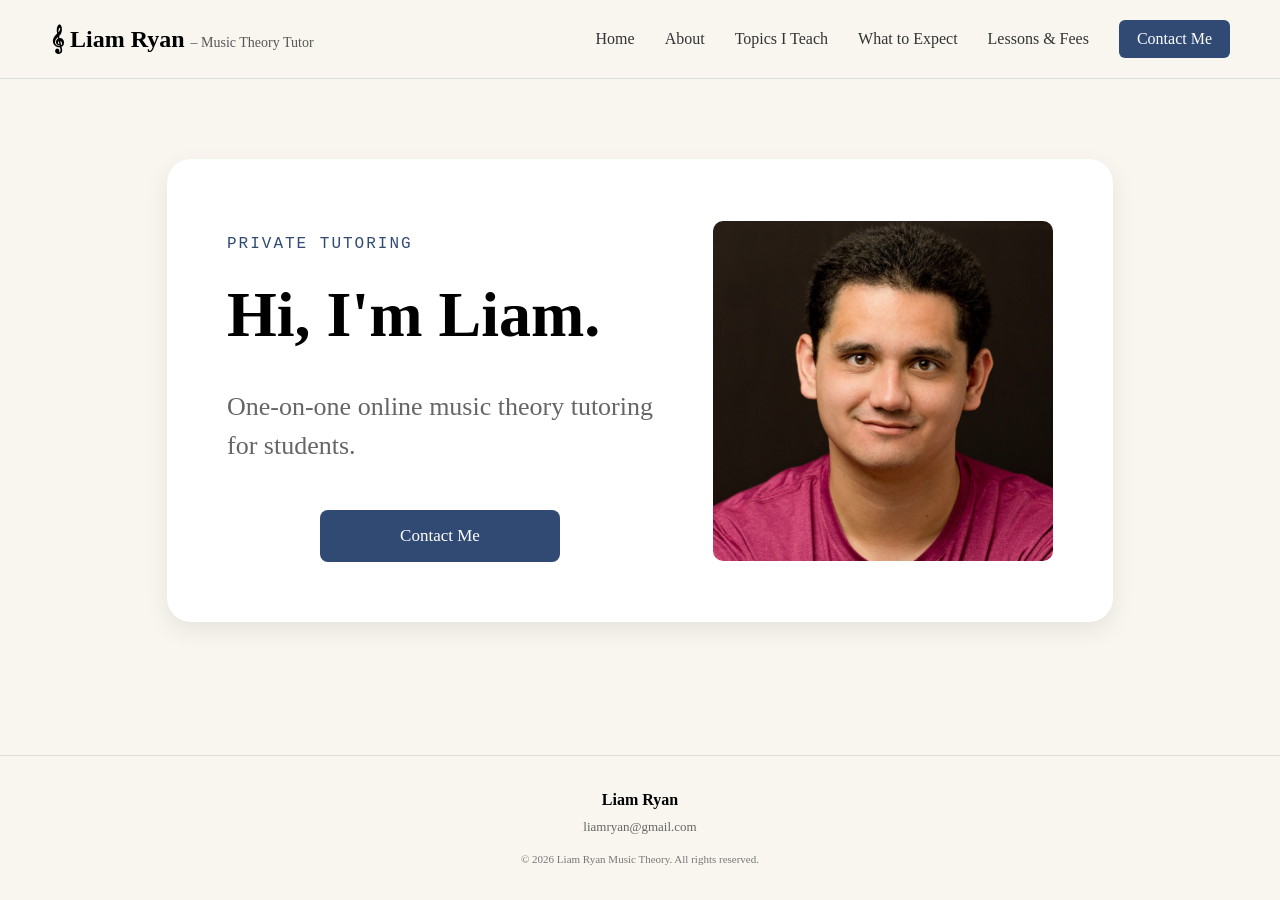
<file: index.html>
<!DOCTYPE html>
<html lang="en">

<head>
    <meta charset="UTF-8">
    <meta name="viewport" content="width=device-width, initial-scale=1.0">

    <title>LiamRyanMusic</title>

    <link rel="icon" type="image/png" href="images/favicon.png">

    <link rel="stylesheet" href="css/vars.css">
    <link rel="stylesheet" href="css/base.css">
    <link rel="stylesheet" href="css/header.css">
    <link rel="stylesheet" href="css/footer.css">
    <link rel="stylesheet" href="css/hero.css">
</head>

<body>

    <div id="header-placeholder"></div>

    <main>

        <section class="hero-section">

            <div class="hero-box">
                <div class="hero-content">
                    <div class="hero-text">
                        <p class="hero-label">PRIVATE TUTORING</p>
                        <h1 class="hero-title">Hi, I'm Liam.</h1>
                        <p class="hero-description">One-on-one online music theory tutoring <br> for students.</p>
                        <div class="hero-buttons">
                            <a href="contact.html" class="book-button">Contact Me</a>
                        </div>
                    </div>
                    <img class="hero-photo" src="images/wineliam.png" alt="Liam Ryan">
                </div>
            </div>

        </section>

    </main>

    <div id="footer-placeholder"></div>

    <script src="js/header.js"></script>
    <script src="js/footer.js"></script>

</body>

</html>
</file>
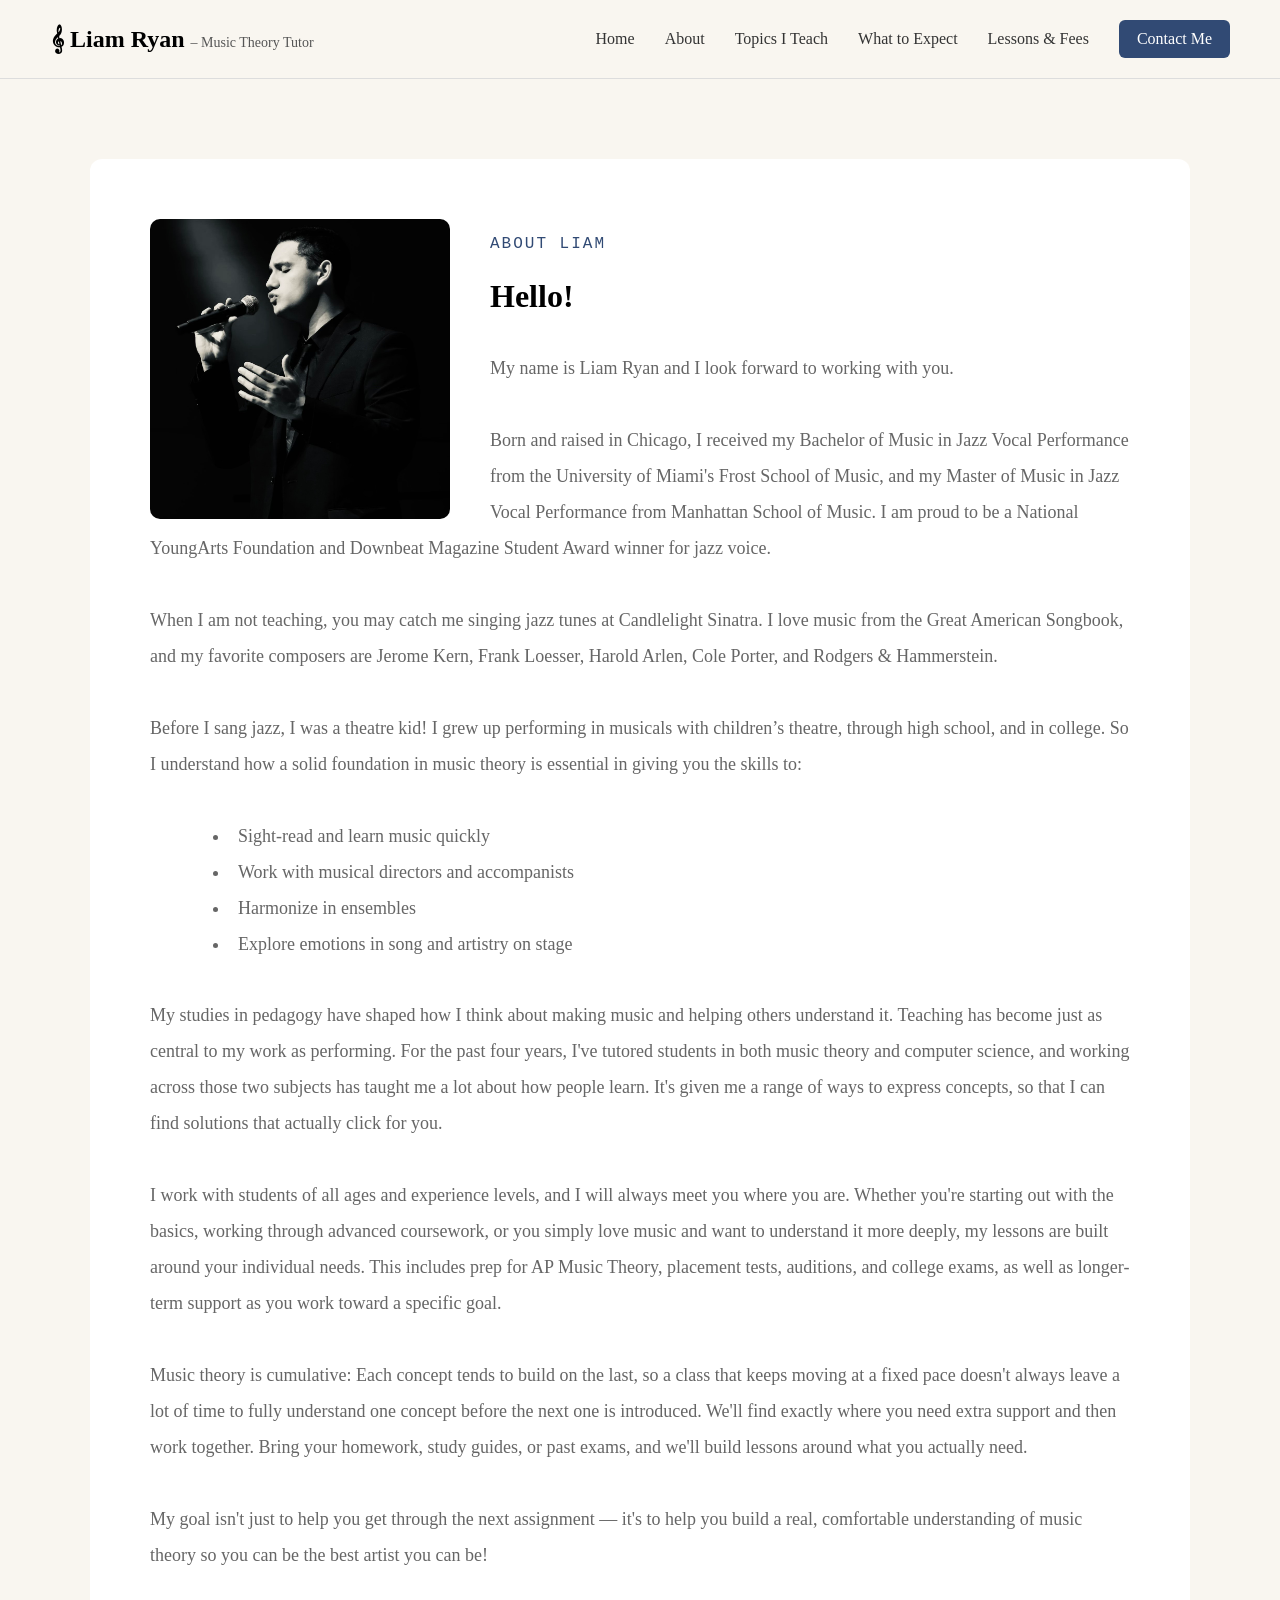
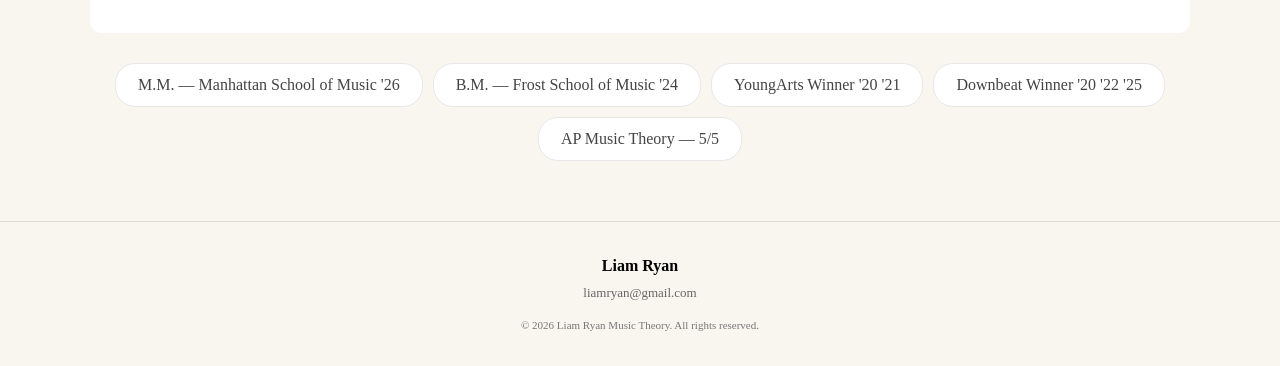
<file: about.html>
<!DOCTYPE html>
<html lang="en">

<head>
    <meta charset="UTF-8">
    <meta name="viewport" content="width=device-width, initial-scale=1.0">

    <title>About | LiamRyanMusic</title>

    <link rel="icon" type="image/png" href="images/favicon.png">

    <link rel="stylesheet" href="css/vars.css">
    <link rel="stylesheet" href="css/base.css">
    <link rel="stylesheet" href="css/header.css">
    <link rel="stylesheet" href="css/footer.css">
    <link rel="stylesheet" href="css/about.css">

</head>

<body>

    <div id="header-placeholder"></div>

    <main>

        <section class="about-section">

            <div class="about-box">

                <img class="about-photo" src="images/liam.jpeg" alt="Liam Ryan">

                <p class="about-label">
                    ABOUT LIAM
                </p>

                <h2 class="about-title">
                    Hello!
                </h2>

                <p class="about-description">
                    My name is Liam Ryan and I look forward to working with you.
                    <br><br>
                    Born and raised in Chicago, I received my Bachelor of Music in Jazz Vocal Performance from the
                    University of Miami's Frost School of Music, and my Master of Music in Jazz Vocal Performance from
                    Manhattan School of Music. I am proud to be a National YoungArts Foundation and Downbeat Magazine
                    Student Award winner for jazz voice.
                    <br><br>
                    When I am not teaching, you may catch me singing jazz tunes at Candlelight Sinatra. I love music
                    from the Great American Songbook, and my favorite composers are Jerome Kern, Frank Loesser, Harold
                    Arlen, Cole Porter, and Rodgers & Hammerstein.
                    <br><br>

                    Before I sang jazz, I was a theatre kid! I grew up performing in musicals with children’s theatre,
                    through high school, and in college. So I understand how a solid foundation in music theory is
                    essential in giving you the skills to:
                    <br><br>

                </p>

                <ul class="about-bullets">
                    <li>Sight-read and learn music quickly</li>
                    <li>Work with musical directors and accompanists</li>
                    <li>Harmonize in ensembles</li>
                    <li>Explore emotions in song and artistry on stage</li>
                </ul>

                <p class="about-description">

                    My studies in pedagogy have shaped how I think about making music and helping others understand it.
                    Teaching has become just as central to my work as performing. For the past four years, I've tutored
                    students in both music theory and computer science, and working across those two subjects has taught
                    me a lot about how people learn. It's given me a range of ways to express concepts, so that I can
                    find solutions that actually click for you.
                    <br><br>
                    I work with students of all ages and experience levels, and I will always meet you where you are.
                    Whether you're starting out with the basics, working through advanced coursework, or you simply love
                    music and want to understand it more deeply, my lessons are built around your individual needs. This
                    includes prep for AP Music Theory, placement tests, auditions, and college exams, as well as
                    longer-term support as you work toward a specific goal.
                    <br><br>
                    Music theory is cumulative: Each concept tends to build on the last, so a class that keeps moving at
                    a fixed pace doesn't always leave a lot of time to fully understand one concept before the next one
                    is introduced. We'll find exactly where you need extra support and then work together. Bring your
                    homework, study guides, or past exams, and we'll build lessons around what you actually need.
                    <br><br>
                    My goal isn't just to help you get through the next assignment — it's to help you build a real,
                    comfortable understanding of music theory so you can be the best artist you can be!

                </p>

            </div>

            <div class="about-qualifications">

                <div class="qualification">M.M. — Manhattan School of Music '26</div>

                <div class="qualification">B.M. — Frost School of Music '24</div>

                <div class="qualification">YoungArts Winner '20 '21</div>

                <div class="qualification">Downbeat Winner '20 '22 '25</div>

                <div class="qualification">AP Music Theory — 5/5 </div>

            </div>

        </section>

    </main>

    <div id="footer-placeholder"></div>

    <script src="js/header.js"></script>
    <script src="js/footer.js"></script>

</body>

</html>
</file>
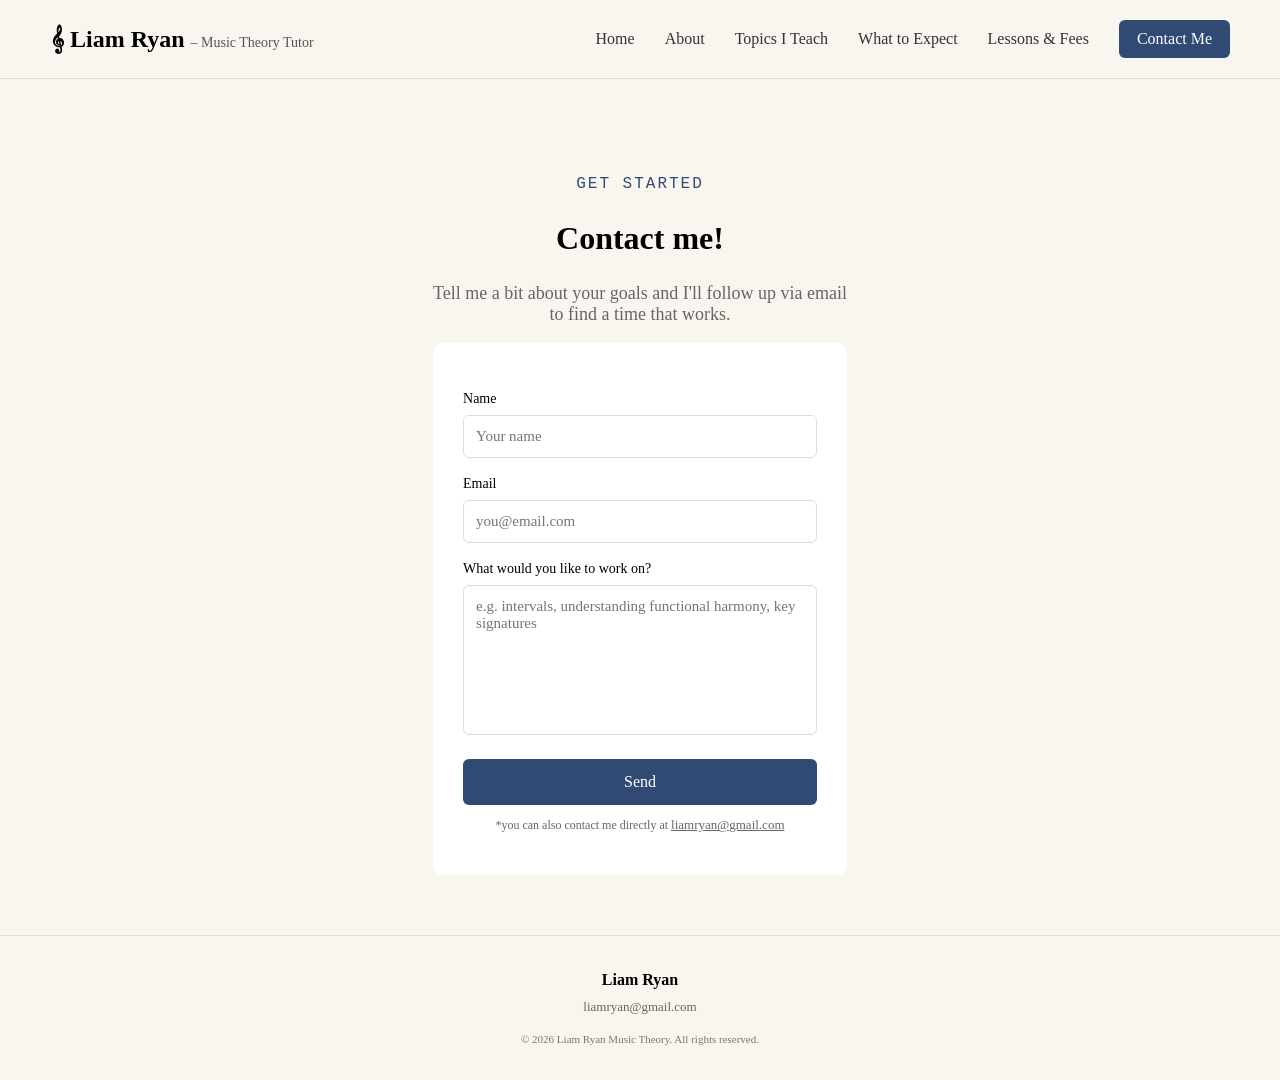
<file: contact.html>
<!DOCTYPE html>
<html lang="en">

<head>
    <meta charset="UTF-8">
    <meta name="viewport" content="width=device-width, initial-scale=1.0">

    <title>Contact Me | LiamRyanMusic</title>

    <link rel="icon" type="image/png" href="images/favicon.png">

    <link rel="stylesheet" href="css/vars.css">
    <link rel="stylesheet" href="css/base.css">
    <link rel="stylesheet" href="css/header.css">
    <link rel="stylesheet" href="css/footer.css">
    <link rel="stylesheet" href="css/booking.css">
</head>

<body>

    <div id="header-placeholder"></div>

    <main>

        <section class="booking-section">

            <p class="booking-label">GET STARTED</p>

            <h1 class="booking-title">Contact me!</h1>

            <p class="booking-description">
                Tell me a bit about your goals and I'll follow up via email <br> to find a time that works.
            </p>

            <div class="contact-box">

                <form id="contact-form" action="https://formspree.io/f/xzepqyrr" method="POST">

                    <input type="hidden" name="subject" value="New intro call request">

                    <label for="name">Name</label>

                    <input type="text" id="name" name="name" placeholder="Your name">

                    <label for="email">Email</label>

                    <input type="email" id="email" name="email" placeholder="you@email.com">

                    <label for="message">
                        What would you like to work on?
                    </label>

                    <textarea id="message" name="message"
                        placeholder="e.g. intervals, understanding functional harmony, key signatures"></textarea>

                    <button type="submit" class="request-button">
                        Send
                    </button>

                    <p class="contact-note">*you can also contact me directly at 
                        <a class="footer-email"
                            href="mailto:liamryan@gmail.com">
                            <u>liamryan@gmail.com</u>
                        </a>
                    </p>

                </form>


                <div id="form-success" class="form-success">

                    <h2>Thanks!</h2>

                    <p>
                        Your message has been sent. I'll get back to you soon.
                    </p>

                </div>

            </div>

        </section>

    </main>

    <div id="footer-placeholder"></div>

    <script src="js/header.js"></script>
    <script src="js/footer.js"></script>

</body>

</html>
</file>
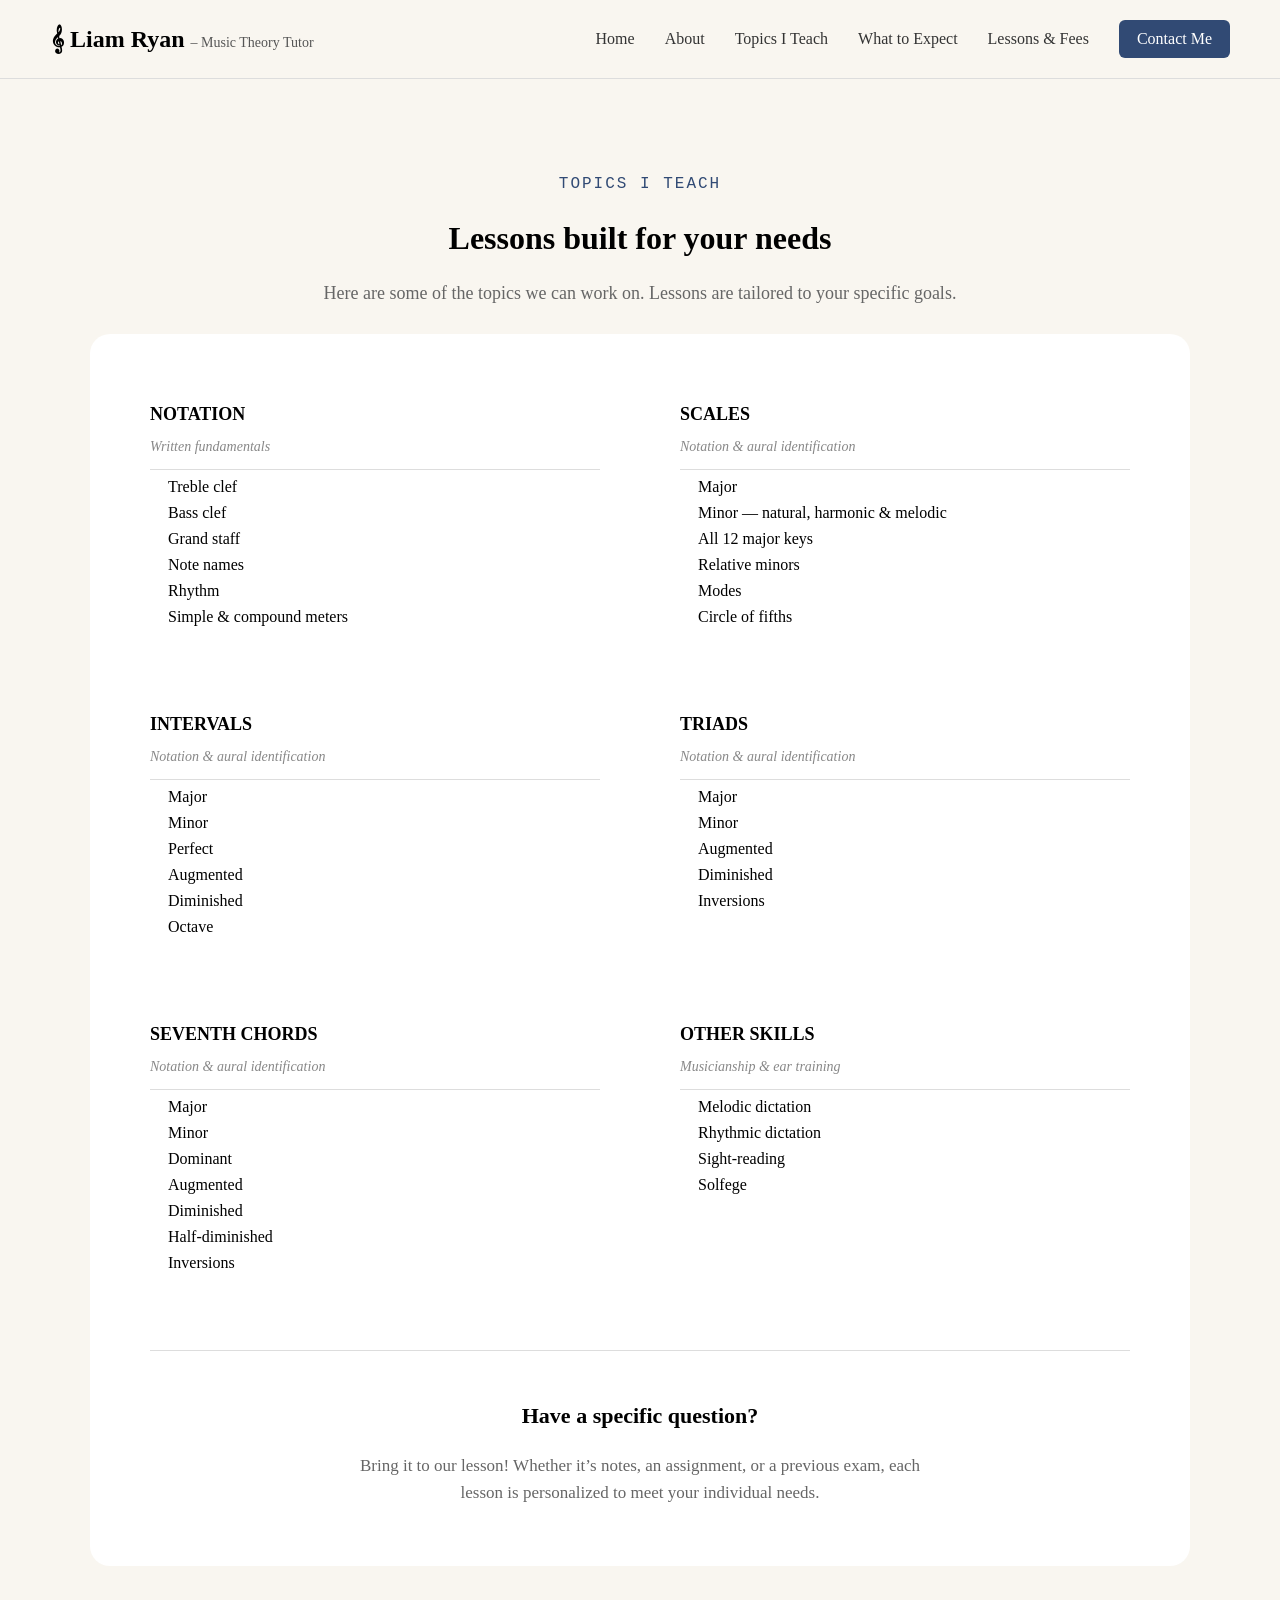
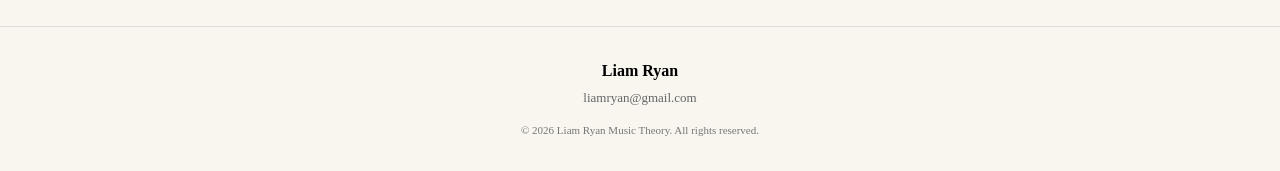
<file: lessons.html>
<!DOCTYPE html>
<html lang="en">

<head>
    <meta charset="UTF-8">
    <meta name="viewport" content="width=device-width, initial-scale=1.0">

    <title>Lessons | LiamRyanMusic</title>

    <link rel="icon" type="image/png" href="images/favicon.png">

    <link rel="stylesheet" href="css/vars.css">
    <link rel="stylesheet" href="css/base.css">
    <link rel="stylesheet" href="css/header.css">
    <link rel="stylesheet" href="css/footer.css">
    <link rel="stylesheet" href="css/teaching.css">
</head>

<body>

    <div id="header-placeholder"></div>

    <main>

        <section class="teaching-section">

            <p class="teaching-label">TOPICS I TEACH</p>

            <h1 class="teaching-title">Lessons built for your needs</h1>

            <p class="teaching-description">
                Here are some of the topics we can work on. Lessons are tailored to your specific goals.
            </p>

            <div class="teaching-box">

                <div class="teaching-grid">
                    <div class="teaching-topic">
                        <div class="topic-heading">
                            <h3>NOTATION</h3>
                        </div>
                        <p class="topic-subheading">
                            Written fundamentals
                        </p>
                        <div class="topic-divider"></div>
                        <div class="topic-list">
                            <p>Treble clef</p>
                            <p>Bass clef</p>
                            <p>Grand staff</p>
                            <p>Note names</p>
                            <p>Rhythm</p>
                            <p>Simple & compound meters</p>
                        </div>
                    </div>

                    <div class="teaching-topic">
                        <div class="topic-heading">
                            <h3>SCALES</h3>
                        </div>
                        <p class="topic-subheading">
                            Notation & aural identification
                        </p>
                        <div class="topic-divider"></div>
                        <div class="topic-list">
                            <p>Major</p>
                            <p>Minor — natural, harmonic & melodic</p>
                            <p>All 12 major keys</p>
                            <p>Relative minors</p>
                            <p>Modes</p>
                            <p>Circle of fifths</p>
                        </div>
                    </div>

                    <div class="teaching-topic">
                        <div class="topic-heading">
                            <h3>INTERVALS</h3>
                        </div>
                        <p class="topic-subheading">
                            Notation & aural identification
                        </p>
                        <div class="topic-divider"></div>
                        <div class="topic-list">
                            <p>Major</p>
                            <p>Minor</p>
                            <p>Perfect</p>
                            <p>Augmented</p>
                            <p>Diminished</p>
                            <p>Octave</p>
                        </div>
                    </div>

                    <div class="teaching-topic">
                        <div class="topic-heading">
                            <h3>TRIADS</h3>
                        </div>
                        <p class="topic-subheading">
                            Notation & aural identification
                        </p>
                        <div class="topic-divider"></div>
                        <div class="topic-list">
                            <p>Major</p>
                            <p>Minor</p>
                            <p>Augmented</p>
                            <p>Diminished</p>
                            <p>Inversions</p>
                        </div>
                    </div>

                    <div class="teaching-topic">
                        <div class="topic-heading">
                            <h3>SEVENTH CHORDS</h3>
                        </div>
                        <p class="topic-subheading">
                            Notation & aural identification
                        </p>
                        <div class="topic-divider"></div>
                        <div class="topic-list">
                            <p>Major</p>
                            <p>Minor</p>
                            <p>Dominant</p>
                            <p>Augmented</p>
                            <p>Diminished</p>
                            <p>Half-diminished</p>
                            <p>Inversions</p>
                        </div>
                    </div>

                    <div class="teaching-topic">
                        <div class="topic-heading">
                            <h3>OTHER SKILLS</h3>
                        </div>
                        <p class="topic-subheading">
                            Musicianship & ear training
                        </p>
                        <div class="topic-divider"></div>
                        <div class="topic-list">
                            <p>Melodic dictation</p>
                            <p>Rhythmic dictation</p>
                            <p>Sight-reading</p>
                            <p>Solfege</p>
                        </div>
                    </div>
                </div>

                <div class="teaching-footer">

                    <div class="teaching-footer-divider"></div>

                    <h2>
                        Have a specific question?
                    </h2>

                    <p>
                        Bring it to our lesson! Whether it’s notes, an assignment, or a previous exam, each lesson
                        is personalized to meet your individual needs.
                    </p>

                </div>

            </div>

        </section>

    </main>

    <div id="footer-placeholder"></div>

    <script src="js/header.js"></script>
    <script src="js/footer.js"></script>

</body>

</html>
</file>
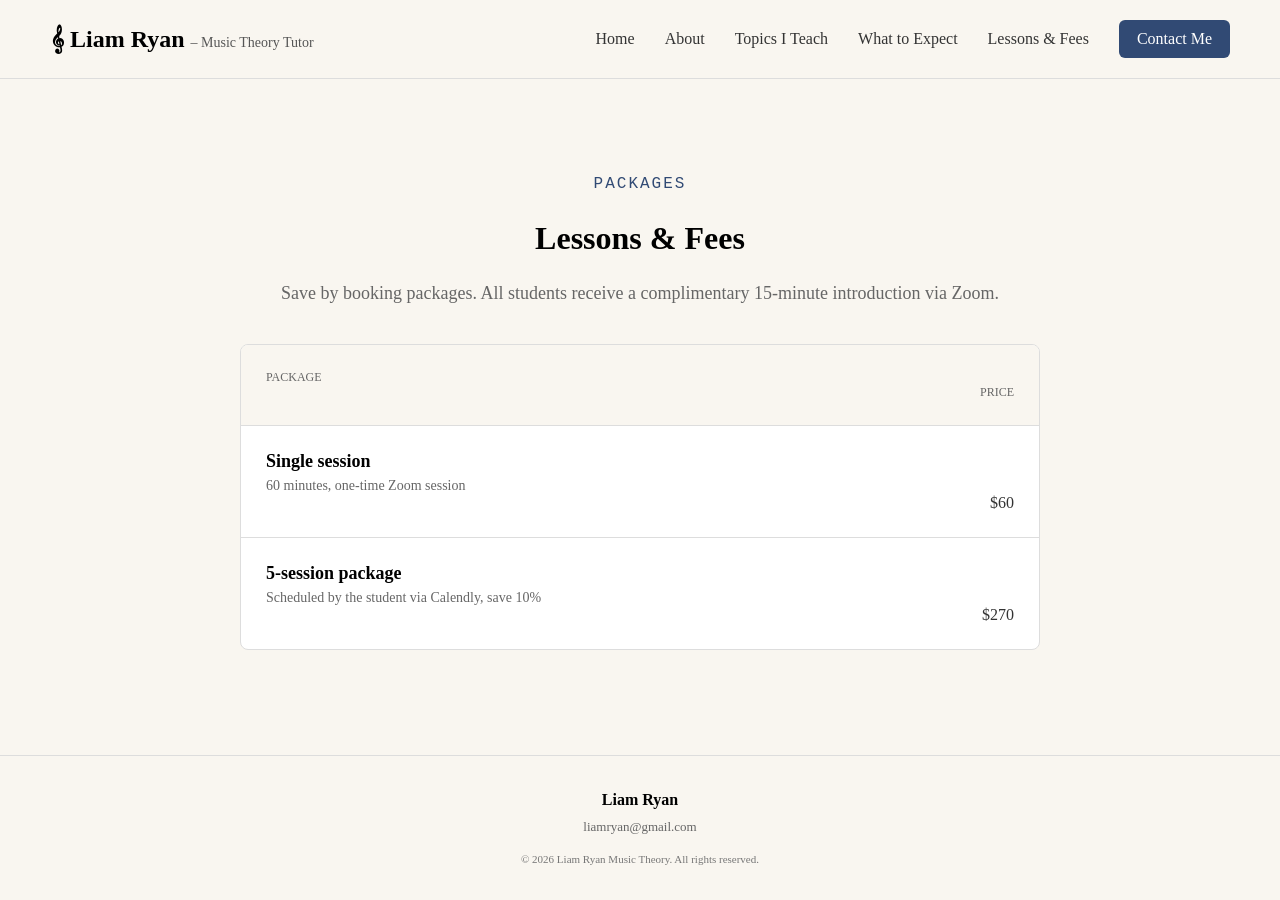
<file: pricing.html>
<!DOCTYPE html>
<html lang="en">

<head>
    <meta charset="UTF-8">
    <meta name="viewport" content="width=device-width, initial-scale=1.0">

    <title>Pricing | LiamRyanMusic</title>

    <link rel="icon" type="image/png" href="images/favicon.png">

    <link rel="stylesheet" href="css/vars.css">
    <link rel="stylesheet" href="css/base.css">
    <link rel="stylesheet" href="css/header.css">
    <link rel="stylesheet" href="css/footer.css">
    <link rel="stylesheet" href="css/packages.css">
</head>

<body>

    <div id="header-placeholder"></div>

    <main>

        <section class="pricing-section">

            <p class="pricing-label">PACKAGES</p>

            <h1 class="pricing-title">Lessons & Fees</h1>

            <p class="pricing-description">
                Save by booking packages. All students receive a complimentary 15-minute introduction via Zoom.
            </p>

            <div class="package-list">

                <div class="package template-package">

                    <div class="template-package-name">
                        PACKAGE
                    </div>

                    <div class="template-package-price">
                        PRICE
                    </div>

                </div>

                <div class="package">
                    <div class="package-info">
                        <h2>Single session</h2>
                        <p>60 minutes, one-time Zoom session</p>
                    </div>

                    <div class="package-price">
                        $60
                    </div>
                </div>

                <div class="package">
                    <div class="package-info">
                        <h2>5-session package</h2>
                        <p>Scheduled by the student via Calendly, save 10%</p>
                    </div>

                    <div class="package-price">
                        $270
                    </div>
                </div>

            </div>

        </section>

    </main>

    <div id="footer-placeholder"></div>

    <script src="js/header.js"></script>
    <script src="js/footer.js"></script>

</body>

</html>
</file>
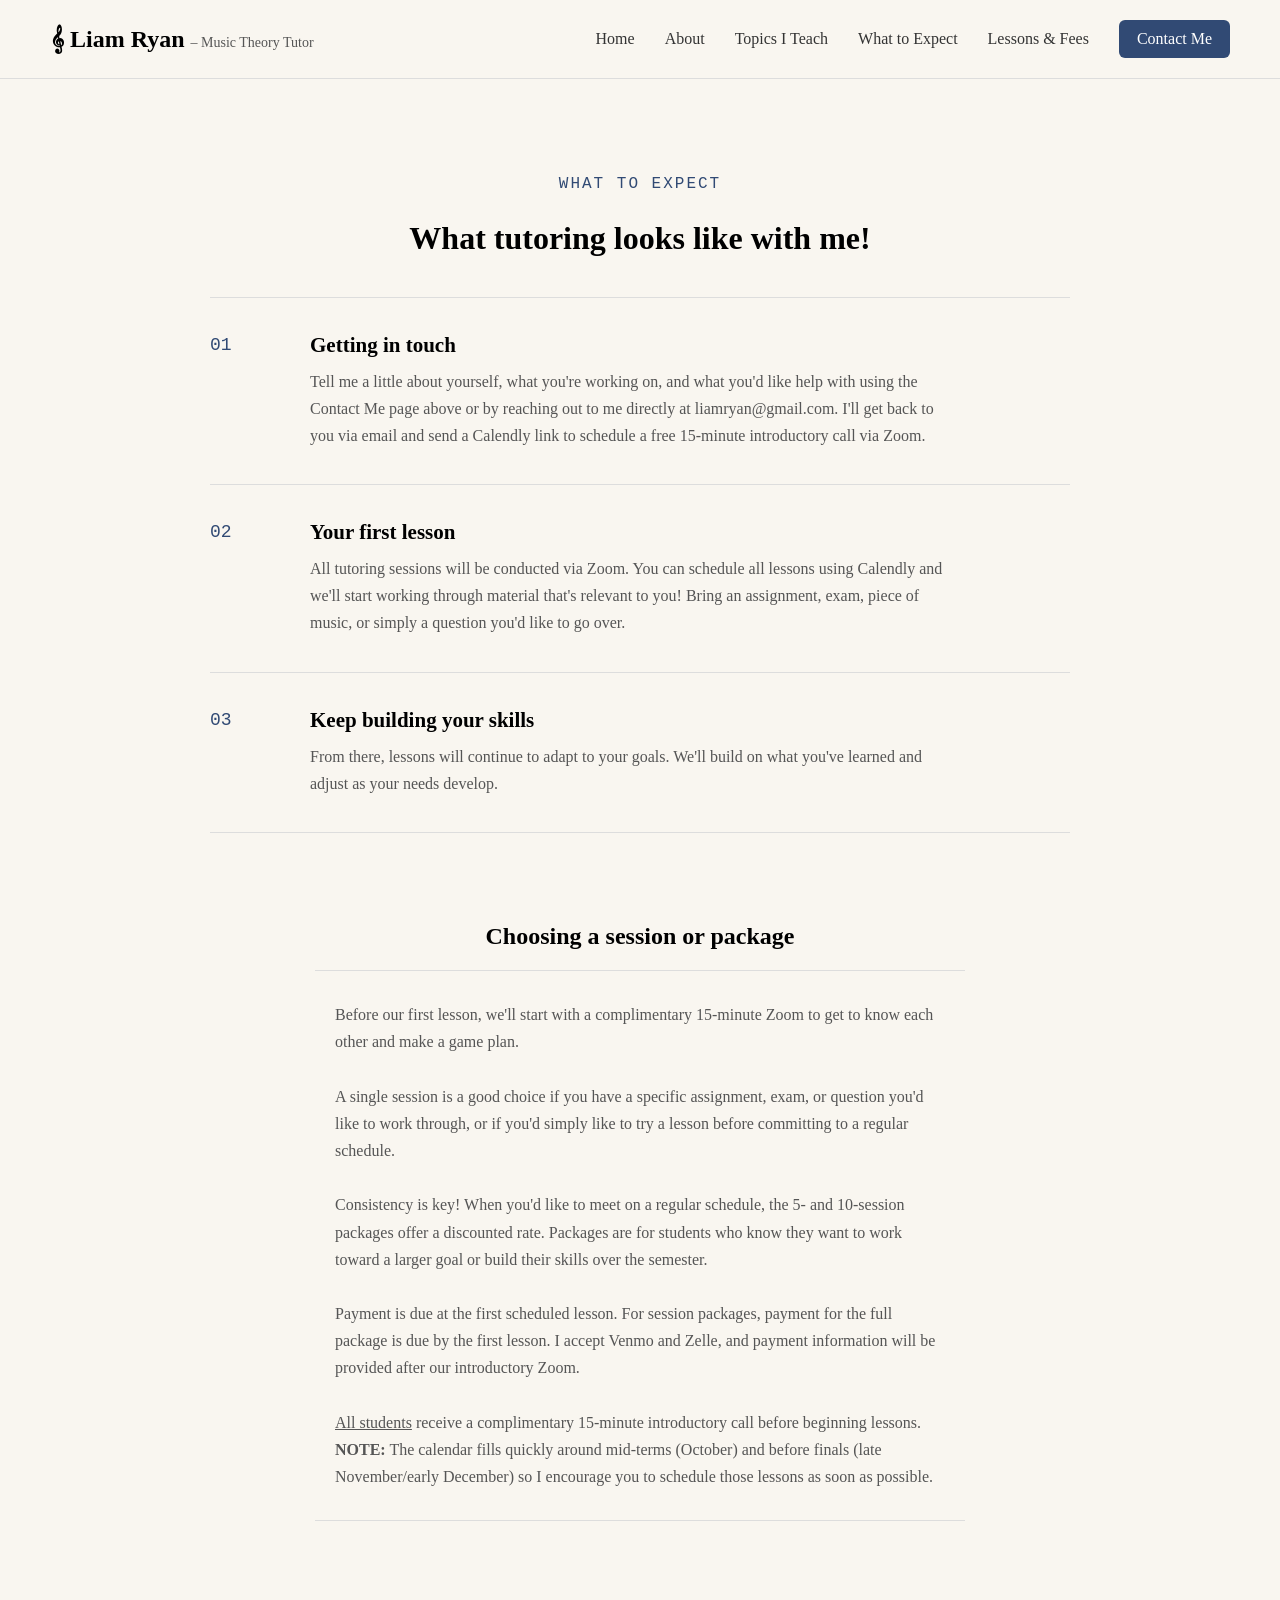
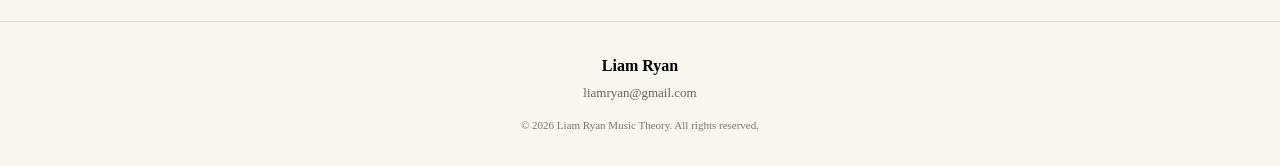
<file: process.html>
<!DOCTYPE html>
<html lang="en">

<head>
    <meta charset="UTF-8">
    <meta name="viewport" content="width=device-width, initial-scale=1.0">

    <title>Contact Me | LiamRyanMusic</title>

    <link rel="icon" type="image/png" href="images/favicon.png">

    <link rel="stylesheet" href="css/vars.css">
    <link rel="stylesheet" href="css/base.css">
    <link rel="stylesheet" href="css/header.css">
    <link rel="stylesheet" href="css/footer.css">
    <link rel="stylesheet" href="css/process.css">
</head>

<body>

    <div id="header-placeholder"></div>

    <main>

        <section class="process-section">

            <p class="process-label">WHAT TO EXPECT</p>

            <h1 class="process-title">What tutoring looks like with me!</h1>

            <div class="process-list">

                <div class="process-step">

                    <div class="process-number">
                        01
                    </div>

                    <div class="process-content">

                        <h3>
                            Getting in touch
                        </h3>

                        <p>
                            Tell me a little about yourself, what you're working on,
                            and what you'd like help with using the Contact Me page above or by
                            reaching out to me directly at liamryan@gmail.com. I'll
                            get back to you via email and send a Calendly link to 
                            schedule a free 15-minute introductory call via Zoom.
                        </p>

                    </div>

                </div>

                <div class="process-step">

                    <div class="process-number">
                        02
                    </div>

                    <div class="process-content">

                        <h3>
                            Your first lesson
                        </h3>

                        <p>
                            All tutoring sessions will be conducted via Zoom. You can schedule all lessons using Calendly and we'll start working
                            through material that's relevant to you! Bring an assignment, 
                            exam, piece of music, or simply a question you'd like to go
                            over.
                        </p>

                    </div>

                </div>


                <div class="process-step">

                    <div class="process-number">
                        03
                    </div>

                    <div class="process-content">

                        <h3>
                            Keep building your skills
                        </h3>

                        <p>
                            From there, lessons will continue to adapt to your goals.
                            We'll build on what you've learned and adjust as your
                            needs develop.
                        </p>

                    </div>

                </div>

            </div>

        </section>

        <div class="pricing-information">

            <h2>
                Choosing a session or package
            </h2>

            <p>
                Before our first lesson, we'll start with a complimentary 15-minute Zoom to get to know each other and make a game plan.
                <br><br>
                A single session is a good choice if you have a specific
                assignment, exam, or question you'd like to work through,
                or if you'd simply like to try a lesson before committing
                to a regular schedule.

                <br><br>

                Consistency is key! When you'd like to meet on a regular schedule, 
                the 5- and 10-session packages offer a discounted rate.
                Packages are for students who know they want to work
                toward a larger goal or build their skills
                over the semester. 

                <br><br>

                Payment is due at the first scheduled lesson. For session packages, payment for the full package is due
                by the first lesson. I accept Venmo and Zelle, and payment information will be provided after our introductory Zoom.

                <br><br>

                <u>All students</u> receive a complimentary 15-minute introductory call
                before beginning lessons. <b>NOTE:</b> The calendar fills quickly around mid-terms (October) and before finals (late November/early December) so I encourage you to schedule those lessons as soon as possible. 

            </p>

        </div>

    </main>

    <div id="footer-placeholder"></div>

    <script src="js/header.js"></script>
    <script src="js/footer.js"></script>

</body>

</html>
</file>
<file: css/vars.css>
:root {
    /* COLORS */
    --color-background: #f9f6f0;
    --color-primary: #314A74;

    --color-title: black;
    --color-desc: #666666;
    
    --color-box: white;
}
</file>
<file: css/base.css>
* {
    box-sizing: border-box;
}

body {
    background-color: var(--color-background);
    margin: 0;
    font-family: Georgia, serif;

    min-height: 100vh;
    display: flex;
    flex-direction: column;
}

main {
    display: flex;
    flex-direction: column;
    align-items: center;
    margin-top: 80px;
    flex: 1;
}

.page {
    max-width: 1400px;
    margin: 0 auto;
    padding: 24px 48px;
}

hr {
    width: 100%;
    border: none;
    height: 1px;
    background-color: #ddd;
    margin: 80px 0;
}
</file>
<file: css/header.css>
header {
    display: flex;
    align-items: center;
    justify-content: space-between;

    padding: 20px 50px;
    border-bottom: 1px solid #ddd;
}

.logo {
    text-decoration: none;
    color: inherit;
}

.name {
    font-size: 24px;
    font-weight: bold;
}

.subtitle {
    font-size: 14px;
    color: #555555;
    margin-left: 2px;
    white-space: nowrap;
}

.navigation {
    display: flex;
    align-items: center;
    gap: 30px;
}

.navigation a {
    text-decoration: none;
    color: #333;
    font-size: 16px;
}

.navigation a:hover {
    color: #314A74;
}

.navigation .nav-button {
    background-color: #314A74;
    color: white;

    padding: 10px 18px;
    border-radius: 6px;
}

.navigation .nav-button:hover {
    background-color: #3d5a8c;
    color: white;
}

.navigation a.active {
    text-decoration: underline;
    text-decoration-color: var(--color-primary);
    text-decoration-thickness: 2px;
    text-underline-offset: 5px;
}

.hamburger {
    display: none;
    background: none;
    border: none;
    font-size: 28px;
    cursor: pointer;
}

.close-menu {
    display: none;
}

@media (max-width: 1100px) {

    header {
        position: relative;
    }

    .navigation {
        display: none;
        position: absolute;
        top: 100%;
        right: 4px;

        flex-direction: column;
        align-items: stretch;
        gap: 0;

        width: 200px;

        background-color: white;
        border: 1px solid #ddd;
        border-radius: 8px;
        box-shadow: 0 4px 12px rgba(0, 0, 0, 0.08);

        padding: 8px 0;
    }

    .navigation.open {
        display: flex;
    }

    .navigation a {
        padding: 12px 18px;
    }

    .navigation .nav-button {
        margin: 4px 8px;
        text-align: center;
    }

    .hamburger {
        display: block;
    }

    .close-menu {
        display: block;
        position: absolute;
        top: 4px;
        right: 8px;

        background: none;
        border: none;
        font-size: 24px;
        line-height: 1;
        padding: 4px 8px;
        color: #333;
        cursor: pointer;

        z-index: 10;
    }

    .close-menu:hover {
        color: #314A74;
    }
}
</file>
<file: css/footer.css>
footer {
    width: 100%;
    padding: 35px 20px;
    margin-top: 60px;
    border-top: 1px solid #ddd;
}

.footer-content {
    display: flex;
    flex-direction: column;

    align-items: center;
    text-align: center;
}

.footer-name {
    margin: 0 0 10px 0;

    font-size: 16px;
    font-weight: bold;
}

.footer-email {
    color: var(--color-desc);
    text-decoration: none;

    font-size: 13px;

    margin-bottom: 18px;
}

.footer-email:hover {
    color: var(--color-primary);
}

.footer-copyright {
    margin: 0;

    font-size: 11px;
    color: #777;
}
</file>
<file: css/hero.css>
.hero-box {
    background-color: white;
    width: 100%;
    max-width: 1100px;
    border-radius: 24px;
    padding: 60px;
    box-shadow: 0px 8px 25px rgba(0, 0, 0, 0.08);
}

.hero-content {
    display: flex;
    align-items: center;
    gap: 60px;
}

.hero-text {
    flex: 1;
    text-align: left;
}

.hero-photo {
    width: 340px;
    max-width: 100%;
    height: auto;
    object-fit: cover;
    border-radius: 10px;
}

.hero-label {
    font-family: "Courier New", monospace;
    font-size: 16px;
    color: var(--color-primary);
    letter-spacing: 2px;
    margin-bottom: 25px;
}

.hero-title {
    font-size: 64px;
    font-weight: bold;
    margin: 0;
}

.hero-description {
    font-size: 26px;
    color: var(--color-desc);
    line-height: 1.5;
    max-width: 550px;
    margin: 35px 0 0 0;
}

.hero-buttons {
    display: flex;
    justify-content: center;
    gap: 4px;
    margin-top: 45px;
}

.book-button,
.lessons-button {
    width: 240px;
    padding: 16px 30px;
    font-size: 17px;
    border: none;
    border-radius: 8px;
    cursor: pointer;
    transition: background-color 0.2s ease;

    display: inline-block;
    text-decoration: none;
    text-align: center;
}

.book-button {
    background-color: var(--color-primary);
    color: white;
    font-weight: 500;
}

.book-button:hover {
    background-color: #3d5a8c;
}

.lessons-button {
    background-color: #e6e6e6;
    color: #333;
    font-weight: 500;
}

.lessons-button:hover {
    background-color: #d8d8d8;
}

@media (max-width: 1100px) {

    .hero-content {
        flex-direction: column;
    }

    .hero-box {
        padding: 40px;
        border-radius: 20px;
    }

     .hero-buttons {
        flex-direction: column;
        align-items: center;
        gap: 8px;
    }

    .hero-label {
        text-align: center;
    }

    .hero-title {
        text-align: center;
    }

    .hero-description {
        text-align: center;
    }

}
</file>
<file: css/about.css>
.about-section {
    width: 100%;
    max-width: 1100px;
    margin: 0 auto;
}

.about-box {
    width: 100%;
    background-color: white;
    border-radius: 12px;
    padding: 60px;
}

.about-photo {
    width: 300px;
    height: 300px;
    object-fit: cover;
    border-radius: 10px;
    float: left;
    margin-right: 40px;
    margin-bottom: 0px;
}

.about-title {
    font-size: 32px;
    font-weight: bold;
    margin: 0;
}

.about-label {
    font-family: "Courier New", monospace;
    font-size: 16px;
    color: var(--color-primary);
    letter-spacing: 2px;
    margin-bottom: 25px;
}

.about-description {
    font-size: 18px;
    color: var(--color-desc);
    line-height: 2;
    margin: 35px 0 0 0;
}

.about-bullets {
    font-size: 18px;
    color: var(--color-desc);
    line-height: 2;
    margin: 0 0 35px 0;
    padding-left: 80px;
}

.about-bullets li {
    padding-left: 8px;
}

.about-qualifications {
    display: flex;
    flex-wrap: wrap;
    justify-content: center;
    gap: 10px;

    margin-top: 30px;
}

.qualification {
    padding: 12px 22px;
    background-color: white;
    border: 1px solid #e8e8e8;
    border-radius: 20px;
    font-size: 16px;
    color: #444;
    white-space: nowrap;
}

@media (max-width: 700px) {

    .about-box {
        padding: 40px;
    }

    .about-photo {
        width: 260px;
        height: 260px;

        float: none;
        display: block;
        margin: 0 auto 30px auto;
    }

    .about-label {
        text-align: center;
    }

    .about-title {
       text-align: center;
    }

    .about-description {
        font-size: 16px;
    }

    .about-bullets {
        font-size: 16px;
        padding-left: 40px;
    }

}
</file>
<file: css/booking.css>
.booking-label {
    font-family: "Courier New", monospace;
    font-size: 16px;
    color: var(--color-primary);
    letter-spacing: 2px;
    text-align: center;
}

.booking-title {
    font-size: 32px;
    font-weight: bold;
    text-align: center;
}

.booking-description {
    font-size: 18px;
    color: var(--color-desc);
    text-align: center;
}

.contact-box {
    width: 100%;
    max-width: 600px;
    background-color: white;
    padding: 30px;
    border-radius: 10px;
}

.contact-box label {
    display: block;
    font-size: 14px;
    margin-top: 18px;
    margin-bottom: 8px;
}

.contact-box input,
.contact-box select,
.contact-box textarea {
    width: 100%;
    padding: 12px;
    border: 1px solid #ddd;
    border-radius: 6px;
    font-family: inherit;
    font-size: 15px;
}

.contact-box textarea{
    height: 150px;
    resize: none;
}

.request-button {
    width: 100%;

    margin-top: 20px;
    padding: 14px;

    background-color: var(--color-primary);
    color: white;

    border: none;
    border-radius: 6px;

    font-size: 16px;
    font-family: inherit;

    cursor: pointer;
}

.contact-note {
    font-size: 12px;
    color: var(--color-desc);
    text-align: center;
}

.form-success {
    display: none;
    text-align: center;
    padding: 40px;
}

.form-success h2 {
    margin: 0 0 10px 0;
    font-size: 28px;
}

.form-success p {
    margin: 0;
    color: var(--color-desc);
    font-size: 17px;
}

.process-section {
    width: 100%;
    max-width: 900px;
    margin: 0 auto;
    padding: 80px 20px;
}


/* Section heading */

.process-label {
    margin: 0 0 10px 0;

    font-family: "Courier New", monospace;
    font-size: 16px;
    letter-spacing: 2px;
    color: var(--color-primary);

    text-align: center;
}

.process-title {
    margin: 0 0 20px 0;

    font-size: 24px;
    font-weight: bold;

    text-align: center;
}

.process-description {
    max-width: 600px;

    margin: 15px auto 60px auto;

    font-size: 18px;
    line-height: 1.6;
    color: var(--color-desc);

    text-align: center;
}

/* Timeline */

.process-list {
    width: 100%;
}

.process-step {
    display: grid;
    grid-template-columns: 70px 1fr;
    column-gap: 30px;

    padding: 35px 0;

    border-top: 1px solid #ddd;
}

.process-step:last-child {
    border-bottom: 1px solid #ddd;
}

/* Number */

.process-number {
    font-family: "Courier New", monospace;

    font-size: 18px;
    color: var(--color-primary);

    padding-top: 2px;
}

/* Step content */

.process-content {
    max-width: 650px;
}

.process-content h3 {
    margin: 0 0 10px 0;

    font-size: 21px;
    font-weight: bold;
}

.process-content p {
    margin: 0;

    max-width: 650px;

    font-size: 16px;
    line-height: 1.7;
    color: #555;
}
</file>
<file: css/teaching.css>
.teaching-section {
    width: 100%;
    max-width: 1100px;
    margin: 0 auto;
}

.teaching-box {
    width: 100%;
    background-color: white;
    border-radius: 20px;
    padding: 60px;
}

.teaching-label {
    font-family: "Courier New", monospace;
    font-size: 16px;
    color: var(--color-primary);
    letter-spacing: 2px;
    text-align: center;
}

.teaching-title {
    font-size: 32px;
    font-weight: bold;
    text-align: center;
}

.teaching-description {
    font-size: 18px;
    color: var(--color-desc);
    text-align: center;
    margin-bottom: 30px;
}

.teaching-grid {
    display: grid;
    grid-template-columns: 1fr 1fr;
    column-gap: 80px;
    row-gap: 60px;
    max-width: 1100px;
    margin: 0 auto;
}

.teaching-topic {
    padding: 10px 0;
}

.topic-heading {
    display: flex;
    align-items: baseline;
}

.topic-heading h3 {
    margin: 0;
    font-size: 18px;
    color: var(--color-title);
}

.topic-subheading {
    font-size: 14px;
    color: #888;
    font-style: italic;
}

.topic-divider {
    height: 1px;
    background-color: #ddd;
}

.topic-list {
    margin-left: 18px;
}

.topic-list p {
    margin: 8px 0;
    font-size: 16px;
    color: var(--color-title);
}

.teaching-footer {
    text-align: center;
    margin-top: 60px;
}

.teaching-footer-divider {
    height: 1px;
    background-color: #ddd;
    margin-bottom: 50px;
}

.teaching-footer h2 {
    max-width: 700px;
    margin: 0 auto;
    font-size: 22px;
    line-height: 1.4;
}

.teaching-footer p {
    max-width: 600px;
    margin: 20px auto 0;
    font-size: 17px;
    line-height: 1.6;
    color: var(--color-desc);
}
</file>
<file: css/packages.css>
.pricing-section {
    width: 100%;
    max-width: 800px;
    margin: 0 auto;
}

.pricing-table {
    width: 100%;
    border: 1px solid #ddd;
    border-radius: 6px;
    overflow: hidden;
}

.pricing-label {
    font-family: "Courier New", monospace;
    font-size: 16px;
    color: var(--color-primary);
    letter-spacing: 2px;
    text-align: center;
}

.pricing-title {
    font-size: 32px;
    font-weight: bold;
    text-align: center;
}

.pricing-description {
    font-size: 18px;
    color: var(--color-desc);
    text-align: center;
}

.package-list {
    width: 100%;
    background-color: white;
    border: 1px solid #ddd;
    border-radius: 8px;
    overflow: hidden;
    margin-top: 40px;
}

.package {
    min-height: 100px;
    padding: 25px;
    display: flex;
    flex-direction: column;
    justify-content: space-between;
}

.package + .package {
    border-top: 1px solid #ddd;
}

.package-info h2 {
    margin: 0;
    font-size: 18px;
    font-weight: 600;
}

.package-info p {
    margin: 6px 0 0 0;
    font-size: 14px;
    color: var(--color-desc);
}

.package-price {
    align-self: flex-end;
    font-size: 16px;
    color: #333;
}

.template-package {
    background-color: var(--color-background);
    color: var(--color-desc);
    min-height: 70px;
}

.template-package-name {
    font-size: 12px;
    font-weight: 500;
}

.template-package-price {
    align-self: flex-end;
    font-size: 12px;
    font-weight: 500;
}

.pricing-information {
    width: 100%;
    max-width: 900px;
    margin: 0 auto;
    padding: 80px 20px;
}

.pricing-information h2 {
    margin: 0 0 20px 0;

    font-size: 24px;
    font-weight: bold;

    text-align: center;
}

.pricing-information p {
    max-width: 650px;
    margin: 0 auto;

    text-align: left;

    font-size: 16px;
    line-height: 1.7;
    color: #555;

    border-top: 1px solid #ddd;
    border-bottom: 1px solid #ddd;

    padding: 30px 20px
}
</file>
<file: css/process.css>
.process-section {
    width: 100%;
    max-width: 900px;
    margin: 0 auto;
    padding: 0px 20px 50px;
}


/* Section heading */

.process-label {
    font-family: "Courier New", monospace;
    font-size: 16px;
    color: var(--color-primary);
    letter-spacing: 2px;
    text-align: center;
}

.process-title {
    font-size: 32px;
    font-weight: bold;
    text-align: center;
    margin-bottom: 40px;
}

.process-description {
    max-width: 600px;

    margin: 15px auto 60px auto;

    font-size: 18px;
    line-height: 1.6;
    color: var(--color-desc);

    text-align: center;
}

/* Timeline */

.process-list {
    width: 100%;
}

.process-step {
    display: grid;
    grid-template-columns: 70px 1fr;
    column-gap: 30px;

    padding: 35px 0;

    border-top: 1px solid #ddd;
}

.process-step:last-child {
    border-bottom: 1px solid #ddd;
}

/* Number */

.process-number {
    font-family: "Courier New", monospace;

    font-size: 18px;
    color: var(--color-primary);

    padding-top: 2px;
}

/* Step content */

.process-content {
    max-width: 650px;
}

.process-content h3 {
    margin: 0 0 10px 0;

    font-size: 21px;
    font-weight: bold;
}

.process-content p {
    margin: 0;

    max-width: 650px;

    font-size: 16px;
    line-height: 1.7;
    color: #555;
}

.pricing-information {
    width: 100%;
    max-width: 900px;
    margin: 0 auto;
    padding: 40px 20px;
}

.pricing-information h2 {
    margin: 0 0 20px 0;

    font-size: 24px;
    font-weight: bold;

    text-align: center;
}

.pricing-information p {
    max-width: 650px;
    margin: 0 auto;

    text-align: left;

    font-size: 16px;
    line-height: 1.7;
    color: #555;

    border-top: 1px solid #ddd;
    border-bottom: 1px solid #ddd;

    padding: 30px 20px
}

@media (max-width: 900px) {
    .process-step {
        grid-template-columns: 20px 1fr;
    }
}
</file>
